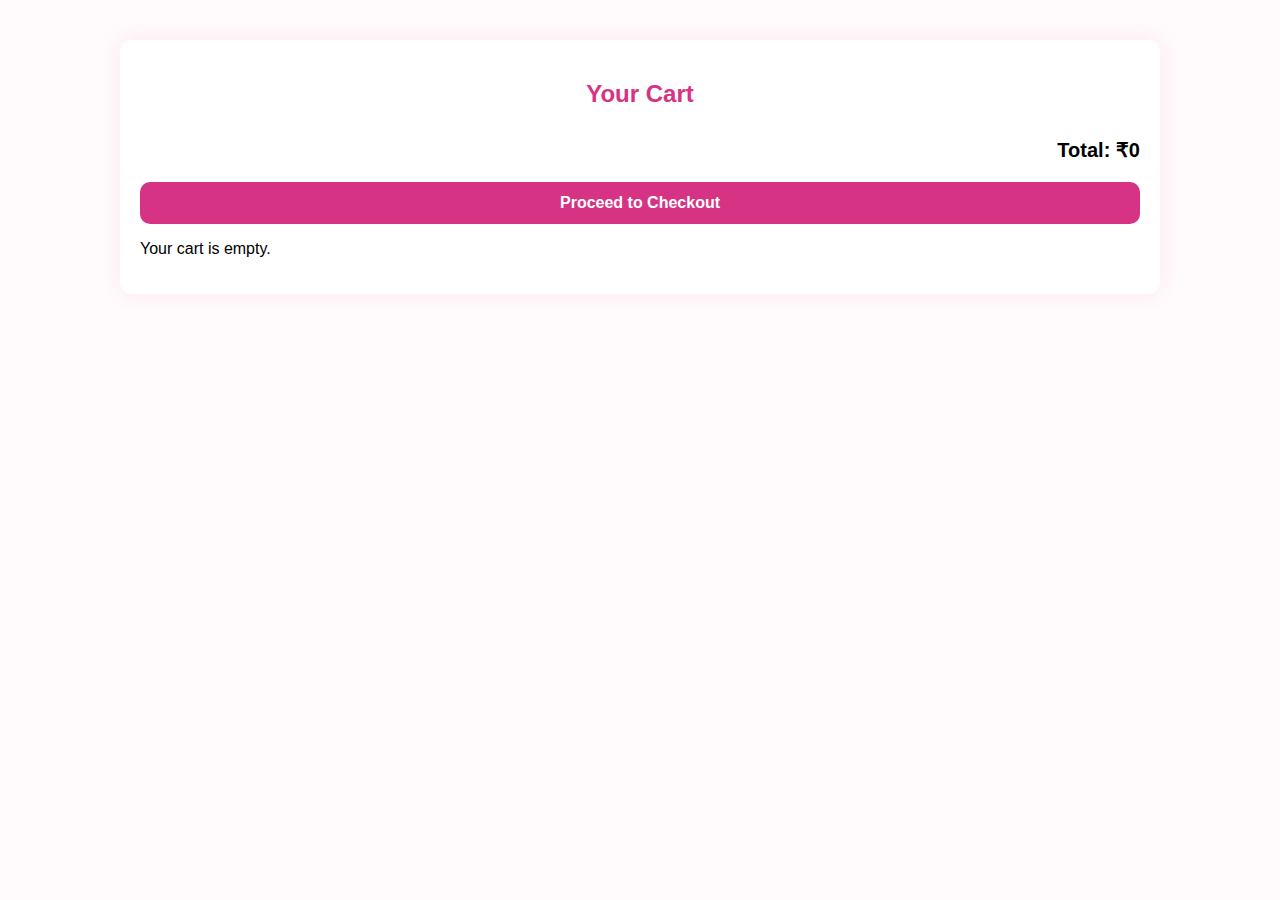
<file: frontend/cart.html>
<!DOCTYPE html>
<html lang="en">
<head>
  <meta charset="UTF-8" />
  <meta name="viewport" content="width=device-width, initial-scale=1.0"/>
  <title>Cart - Bloom Bliss</title>
  <style>
    body {
      font-family: Verdana, Geneva, Tahoma, sans-serif;
      background-color: #fffafc;
      margin: 0;
      padding: 0;
    }

    .container {
      max-width: 1000px;
      margin: 40px auto;
      padding: 20px;
      background-color: white;
      border-radius: 12px;
      box-shadow: 0 0 20px rgba(255, 192, 203, 0.3);
    }

    h2 {
      text-align: center;
      color: #d63384;
      margin-bottom: 30px;
    }

    .cart-item {
      display: flex;
      justify-content: space-between;
      align-items: center;
      border-bottom: 1px solid #f2f2f2;
      padding: 15px 0;
      flex-wrap: wrap;
    }

    .cart-item img {
      width: 80px;
      height: 80px;
      border-radius: 8px;
      object-fit: cover;
    }

    .item-info {
      flex: 1;
      margin-left: 20px;
    }

    .item-info h4 {
      margin: 0 0 5px;
      color: #333;
    }

    .item-info p {
      font-size: 14px;
      color: #777;
    }

    .price, .quantity {
      font-weight: bold;
      color: #d63384;
      margin: 0 10px;
    }

    .remove-btn {
      background-color: #ffccd5;
      border: none;
      padding: 6px 12px;
      color: #b02a4a;
      cursor: pointer;
      border-radius: 6px;
      margin-left: 10px;
    }

    .total {
      text-align: right;
      margin-top: 20px;
      font-size: 20px;
      font-weight: bold;
      color: #000;
    }

    .checkout-btn {
      display: block;
      width: 100%;
      padding: 12px;
      background-color: #d63384;
      color: white;
      font-weight: bold;
      font-size: 16px;
      border: none;
      border-radius: 10px;
      margin-top: 20px;
      cursor: pointer;
      transition: background 0.3s;
    }

    .checkout-btn:hover {
      background-color: #ad276e;
    }

    .quantity-controls {
      display: flex;
      align-items: center;
    }

    .quantity-controls button {
      padding: 4px 10px;
      background-color: #ffe0eb;
      border: none;
      font-size: 16px;
      font-weight: bold;
      color: #d63384;
      cursor: pointer;
      border-radius: 4px;
    }
  </style>
</head>
<body>

    <div class="container">
      <h2>Your Cart</h2>
    
      <!-- Cart Items will be dynamically added here -->
      <div class="cart-items"></div>
    
      <!-- Total -->
      <div class="total">Total: ₹0</div>
    
      <!-- Checkout -->
      <button class="checkout-btn">Proceed to Checkout</button>
    </div>
    


  <script>
  
  // Function to update the total price
function updateTotal() {
  const cartItems = JSON.parse(localStorage.getItem('cart')) || [];
  let total = 0;

  // Iterate over each cart item and calculate the total price
  cartItems.forEach(item => {
    total += item.price * item.quantity;
  });

  // Update the total price in the DOM
  document.querySelector('.total').textContent = `Total: ₹${total}`;
}

// Function to render cart items from localStorage
function renderCart() {
  const cartItems = JSON.parse(localStorage.getItem('cart')) || [];
  const cartContainer = document.querySelector('.container');

  // Clear the cart display before re-rendering
  const cartItemsContainer = cartContainer.querySelector('.cart-items');
  if (cartItemsContainer) {
    cartItemsContainer.remove();
  }

  const cartItemsSection = document.createElement('div');
  cartItemsSection.classList.add('cart-items');
  
  if (cartItems.length === 0) {
    cartItemsSection.innerHTML = '<p>Your cart is empty.</p>';
  }

  cartItems.forEach(item => {
    const cartItemElement = document.createElement('div');
    cartItemElement.classList.add('cart-item');
    cartItemElement.setAttribute('data-id', item.id);

    cartItemElement.innerHTML = `
      <img src="${item.image}" alt="${item.name}" />
      <div class="item-info">
        <h4>${item.name}</h4>
        <p>${item.description}</p>
      </div>
      <div class="quantity-controls">
        <button class="decrease">-</button>
        <span class="quantity">${item.quantity}</span>
        <button class="increase">+</button>
      </div>
      <div class="price">₹${item.price}</div>
      <button class="remove-btn">Remove</button>
    `;

    // Add event listeners for increase, decrease, and remove buttons
    cartItemElement.querySelector('.increase').addEventListener('click', () => updateQuantity(item.id, 1));
    cartItemElement.querySelector('.decrease').addEventListener('click', () => updateQuantity(item.id, -1));
    cartItemElement.querySelector('.remove-btn').addEventListener('click', () => removeItem(item.id));

    cartItemsSection.appendChild(cartItemElement);
  });

  cartContainer.appendChild(cartItemsSection);

  // Update the total after rendering items
  updateTotal();
}

// Function to update the quantity of a cart item
function updateQuantity(id, change) {
  const cartItems = JSON.parse(localStorage.getItem('cart')) || [];
  const item = cartItems.find(item => item.id === id);

  if (item) {
    item.quantity += change;

    // Ensure quantity doesn't go below 1
    if (item.quantity < 1) item.quantity = 1;

    // Save updated cart to localStorage
    localStorage.setItem('cart', JSON.stringify(cartItems));

    // Re-render the cart
    renderCart();
  }
}

// Function to remove a cart item
function removeItem(id) {
  let cartItems = JSON.parse(localStorage.getItem('cart')) || [];
  cartItems = cartItems.filter(item => item.id !== id);

  // Save updated cart to localStorage
  localStorage.setItem('cart', JSON.stringify(cartItems));

  // Re-render the cart
  renderCart();
}

// Function to initialize the cart page
function initializeCart() {
  renderCart();
}

// Call initializeCart to render items when the page loads
document.addEventListener('DOMContentLoaded', initializeCart);


  </script>
</body>
</html>
</file>
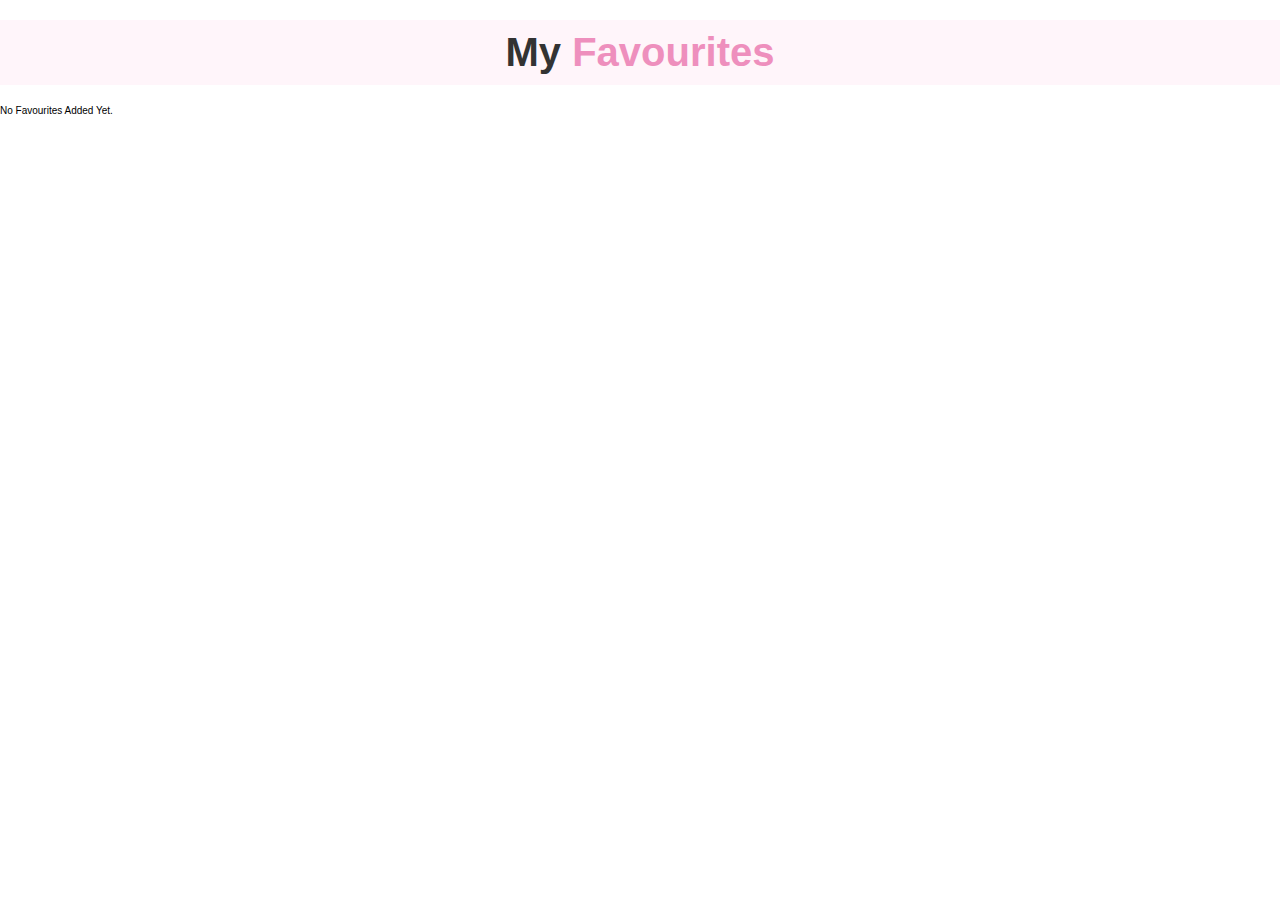
<file: frontend/favourites.html>
<!DOCTYPE html>
<html lang="en">
<head>
    <meta charset="UTF-8">
    <title>My Favourites</title>
    <link rel="stylesheet" href="style.css">
</head>
<body>
    <h1 class="heading">My <span>Favourites</span></h1>
    <div class="box-container" id="favourites-list"></div>

    <script>
        document.addEventListener('DOMContentLoaded', () => {
            const favouritesContainer = document.getElementById('favourites-list');
            const favorites = JSON.parse(localStorage.getItem('favorites')) || [];

            if (favorites.length === 0) {
                favouritesContainer.innerHTML = "<p>No favourites added yet.</p>";
                return;
            }

            favorites.forEach(item => {
                const box = document.createElement('div');
                box.classList.add('box');
                box.innerHTML = `
                    <img src="${item.image}" alt="${item.name}">
                    <div class="content">
                        <h3>${item.name}</h3>
                        <div class="price">${item.price}</div>
                    </div>
                `;
                favouritesContainer.appendChild(box);
            });
        });
    </script>
</body>
</html>
</file>
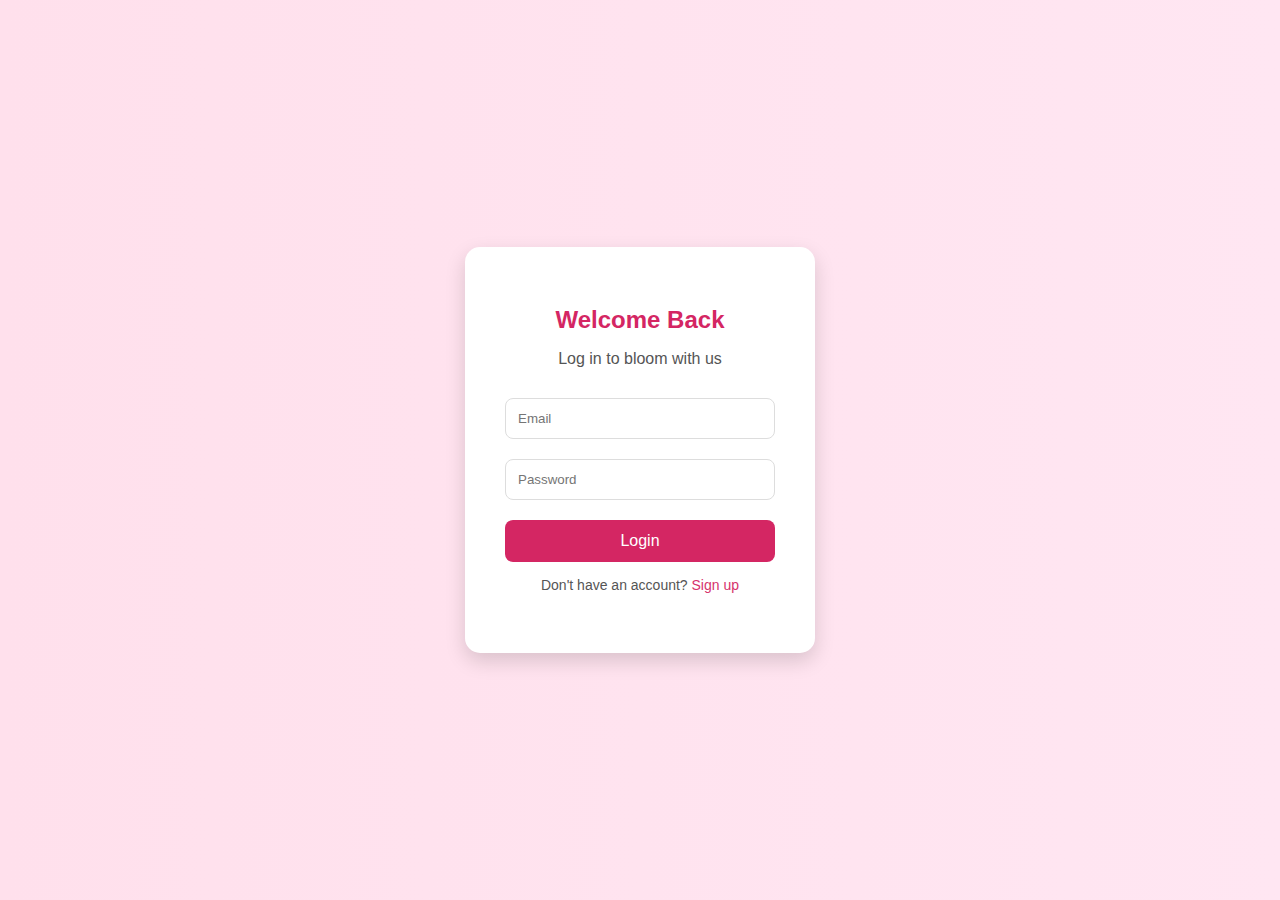
<file: frontend/login.html>
<!DOCTYPE html>
<html lang="en">
<head>
  <meta charset="UTF-8" />
  <meta name="viewport" content="width=device-width, initial-scale=1.0"/>
  <title>Login | Flower Bloom</title>
  <link rel="stylesheet" href="login.css" />
</head>
<body>
  <div class="login-container">
    <form class="login-form" onsubmit="return loginUser(event)">
      <h2>Welcome Back</h2>
      <p>Log in to bloom with us</p>
      <input type="email" id="email" placeholder="Email" required />
      <input type="password" id="password" placeholder="Password" required />
      <button type="submit">Login</button>
      <p class="signup-link">Don't have an account? <a href="signup.html">Sign up</a></p>
      
    </form>
  </div>

  <script>
    function loginUser(event) {
      event.preventDefault();
      const email = document.getElementById("email").value;
      const password = document.getElementById("password").value;

      // For demo purposes only
      if (email === "user@flowers.com" && password === "123456") {
        alert("Login successful!");
        window.location.href = "index.html"; // redirect to homepage
      } else {
        alert("Invalid email or password");
      }
    }
  </script>
</body>
</html>
</file>
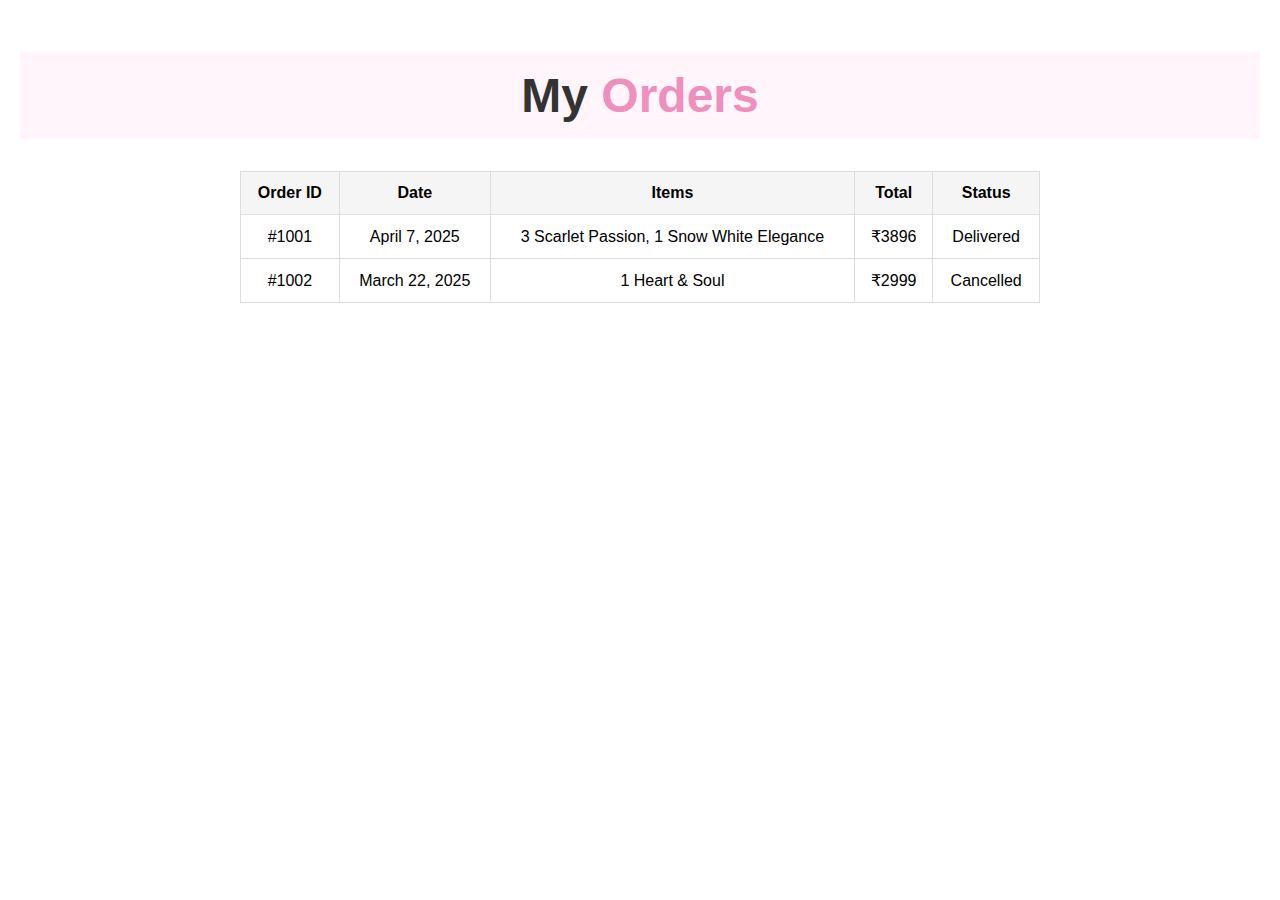
<file: frontend/orders.html>
<!DOCTYPE html>
<html lang="en">
<head>
  <meta charset="UTF-8">
  <meta name="viewport" content="width=device-width, initial-scale=1">
  <title>My Orders</title>
  <style>
    body {
      font-family: Verdana, Geneva, Tahoma, sans-serif;
      background: #fff;
      margin: 0;
      padding: 20px;
    }

    .heading{
     text-align: center;
     font-size: 3rem;
     color: #333;
     padding: 1rem;
     margin: 2rem 0;
     background: rgba(255, 51, 153,.05);
    }
    .heading span{
     color:#ee8fbd;
    }
    .orders-container {
      max-width: 800px;
      margin: 0 auto;
      background-color: #fff;
    }

    table {
      width: 100%;
      border-collapse: collapse;
      margin-top: 20px;
    }

    th, td {
      padding: 12px;
      text-align: center;
      border: 1px solid #ddd;
    }

    th {
      background-color: #f5f5f5;
    }

    .no-orders {
      text-align: center;
      color: #d42663;
      margin-top: 50px;
      font-size: 18px;
    }
  </style>
</head>
<body>

  <h1 class="heading">My <span>Orders</span></h1>

  <div class="orders-container">
    <!-- Uncomment this table when orders are present -->
    
    <table>
      <thead>
        <tr>
          <th>Order ID</th>
          <th>Date</th>
          <th>Items</th>
          <th>Total</th>
          <th>Status</th>
        </tr>
      </thead>
      <tbody>
        <tr>
          <td>#1001</td>
          <td>April 7, 2025</td>
          <td>3 Scarlet Passion, 1 Snow White Elegance</td>
          <td>₹3896</td>
          <td>Delivered</td>
        </tr>
        <tr>
          <td>#1002</td>
          <td>March 22, 2025</td>
          <td>1 Heart & Soul</td>
          <td>₹2999</td>
          <td>Cancelled</td>
        </tr>
      </tbody>
    </table>


    <!-- Show this if no orders exist -->
    <!---<div class="no-orders">You haven’t placed any orders yet.</div>-->
  </div>

</body>
</html>
</file>
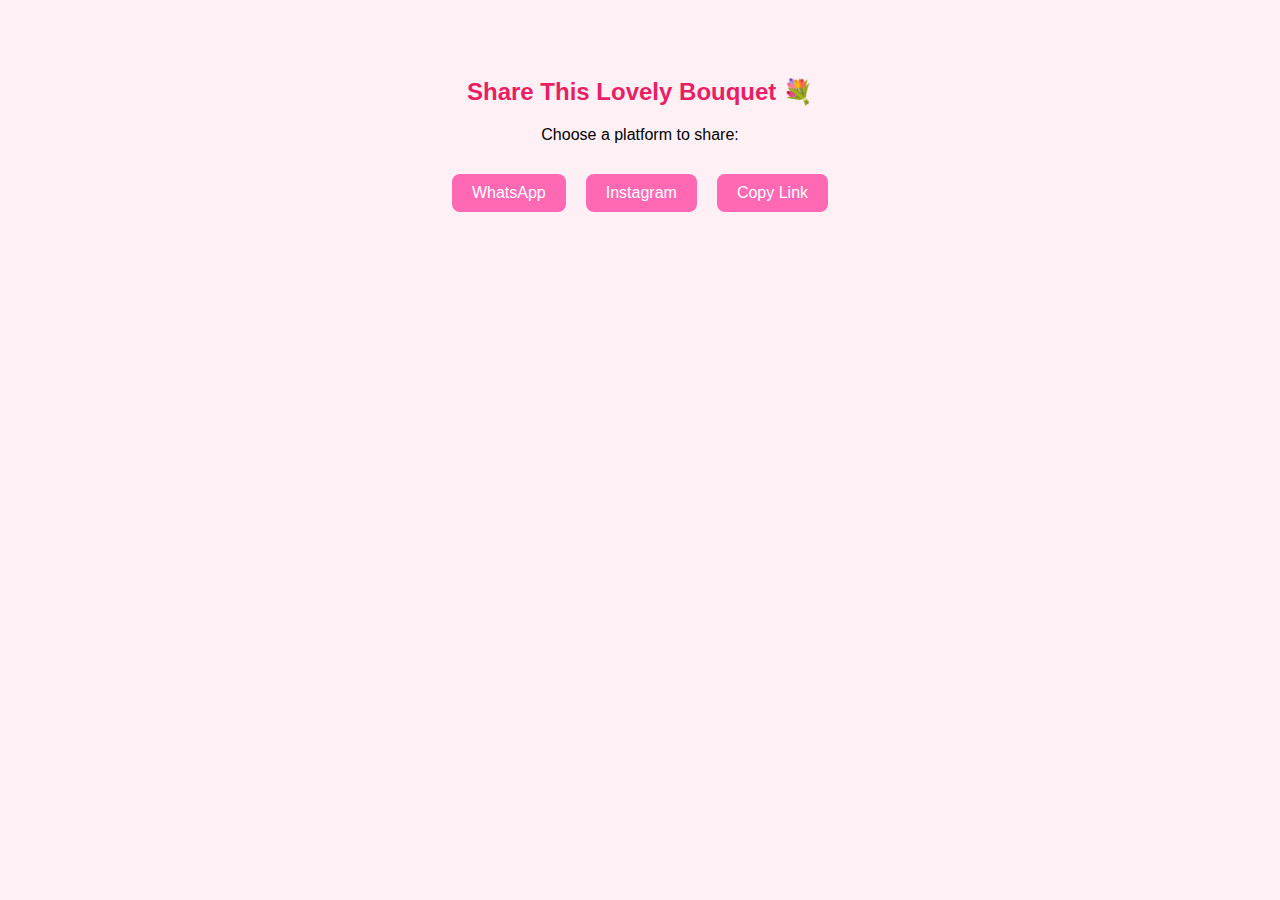
<file: frontend/share.html>
<!DOCTYPE html>
<html lang="en">
<head>
  <meta charset="UTF-8" />
  <meta name="viewport" content="width=device-width, initial-scale=1.0"/>
  <title>Share Product</title>
  <style>
    body {
      font-family: Verdana, Geneva, Tahoma, sans-serif;
      text-align: center;
      background: #fff0f5;
      padding: 50px;
    }
    h2 {
      color: #e91e63;
    }
    .share-buttons {
      display: flex;
      justify-content: center;
      gap: 20px;
      margin-top: 30px;
    }
    .share-buttons button {
      background: #ff69b4;
      border: none;
      color: white;
      padding: 10px 20px;
      border-radius: 8px;
      cursor: pointer;
      font-size: 16px;
      transition: 0.3s;
    }
    .share-buttons button:hover {
      background: #d81b60;
    }
    .copy-link {
      margin-top: 20px;
      font-size: 14px;
    }
  </style>
</head>
<body>

  <h2>Share This Lovely Bouquet 💐</h2>
  <p>Choose a platform to share:</p>

  <div class="share-buttons">
    <button onclick="shareWhatsApp()">WhatsApp</button>
    <button onclick="shareInstagram()">Instagram</button>
    <button onclick="copyLink()">Copy Link</button>
  </div>

  <p class="copy-link" id="copy-msg"></p>

  <script>
    const productURL = "https://yourwebsite.com/product.html"; // Replace with actual product URL

    function shareWhatsApp() {
      const message = `Check out this beautiful flower bouquet! 🌸 ${productURL}`;
      window.open(`https://wa.me/?text=${encodeURIComponent(message)}`, '_blank');
    }

    function shareInstagram() {
      window.open("https://www.instagram.com/", "_blank"); // Instagram doesn’t support direct share via link
    }

    function copyLink() {
      navigator.clipboard.writeText(productURL).then(() => {
        document.getElementById("copy-msg").innerText = "Link copied to clipboard!";
      });
    }
  </script>

</body>
</html>
</file>
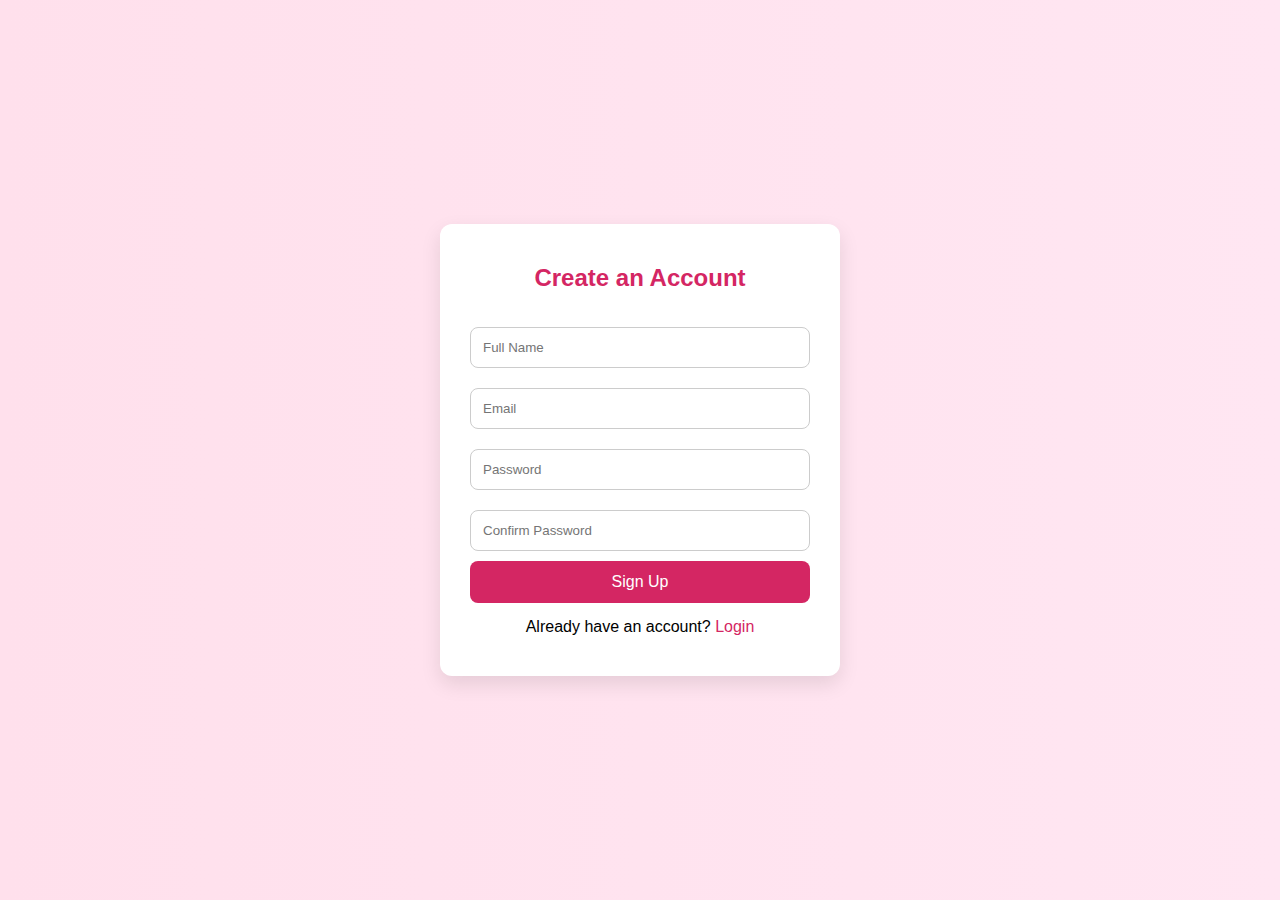
<file: frontend/signup.html>
<!DOCTYPE html>
<html lang="en">
<head>
  <meta charset="UTF-8" >
  <meta name="viewport" content="width=device-width, initial-scale=1.0">
  <title>Signup | Flower Shop</title>
  <link rel="stylesheet" href="signup.css" >
</head>
<body>
  <div class="signup-container">
    <h2>Create an Account</h2>
    <form id="signupForm">
      <input type="text" id="name" placeholder="Full Name" required >
      <input type="email" id="email" placeholder="Email" required >
      <input type="password" id="password" placeholder="Password" required >
      <input type="password" id="confirmPassword" placeholder="Confirm Password" required >
      <button type="submit">Sign Up</button>
    </form>
    <p>Already have an account? <a href="login.html">Login</a></p>
  </div>

  <script src="signup.js"></script>
</body>
</html>
</file>
<file: frontend/style.css>
:root{
    --pink:#ee8fbd;
}
*{
    margin: 0;
    padding: 0;
    box-sizing: border-box;
    font-family: Verdana, Geneva, Tahoma, sans-serif;
    outline: none;
    border: none;
    text-decoration: none;
    text-transform: capitalize;
    transition: 0s linear;
}
html{
    font-size: 62.5%;
    scroll-behavior: smooth;
    scroll-padding-top: 6rem;
    overflow-x: hidden;
}
section{
    padding: 2rem 9%;
}
.heading{
    text-align: center;
    font-size: 4rem;
    color: #333;
    padding: 1rem;
    margin: 2rem 0;
    background: rgba(255, 51, 153,.05);
}
.heading span{
    color: var(--pink);
}

.btn{
    display: inline-block;
    margin-top: 1rem;
    border-radius: 5rem;
    background: #333;
    color: #fff;
    padding: 0.5rem 2.5rem;
    cursor: pointer;
    font-size: 1.7rem;
}
.btn:hover{
    background: var(--pink);
}
header{
    position: fixed;
    top: 0;
    left: 0;
    right: 0;
    background-color: #fff;
    padding: 2rem 9%;
    display: flex;
    align-items: center;
    justify-content: space-between;
    z-index: 1000;
    box-shadow: 0 .5rem 1rem rgba(0,0,0,.1);
}
header .logo{
    font-size: 3rem;
    color: #333;
    font-weight: bolder;
}
header .logo span{
    color:var(--pink);
}
header #symbol{
    color:var(--pink);
}
header .navbar a{
    font-size: 2rem;
    padding: 0 1.5rem;
    color: #666;
}
header .navbar a:hover{
    color:var(--pink);
}
header .icons a{
    font-size: 2.5rem;
    color: #333;
    margin-left: 1.5rem;
}
header .icons a:hover{
    color: var(--pink);
}
header #toggler{
    display: none;
}
header .fa-bars{
    font-size: 3rem;
    color: #333;
    border-radius: 5rem;
    padding: 5rem 1.5rem;
    cursor: pointer;
    border: .1rem solid rgba(0,0,0,.3);
    display: none;
}

.home{
    display: flex;
    align-items: center;
    min-height: 100vh;
    background:url(home-bg.jpg) no-repeat;
    background-size:cover;
    background-position:center;
}
.home .content{
    max-width: 50rem;
    }
.home .content h3{
    font-size: 6rem;
    color: #333;
}
.home .content span{
    font-size: 3.5rem;
    color:var(--pink);
    padding:1rem 0;
    line-height: 1.5;
}
.home .content p{
font-size: 1.5rem;
color: #999;
padding:1rem 0;
line-height: 1.5;
}
.about .row{
    display: flex;
    align-items: center;
    gap: 2rem;
    flex-wrap: wrap;
    padding: 2rem 0;
    padding-bottom: 3rem;

}
.about .row .video-container{
    flex: 1 1 40rem;
    position:relative;
}
.about .row .video-container video{
    width: 100%;
    border: 1.5rem solid #fff;
    border-radius: .5rem;
    box-shadow: 0 .5rem 1rem rgba(0,0,0,.1);
    height: 100%;
    object-fit: cover;
}
.about .row .video-container h3{
    position: absolute;
    top: 50%;
    transform: translateY(-50%);
    font-size: 3rem;
    background: #fff;
    width: 100%;
    padding: 1rem 2rem;
    text-align: center;
    mix-blend-mode: screen;
}
.about .row .content{
    flex: 1 1 40rem;
}
.about .row .content h3{
    font-size: 3rem;
    color: #333;
}
.about .row .content p{
    font-size: 1.5rem;
    color: #999;
    padding: .5rem 0;
    padding-top: 1rem;
    line-height: 1.5;
}
.icons-container{
    background: #eee;
    display: flex;
    flex-wrap: wrap;
    gap: 1.5rem;
    padding-top: 5rem;
    padding-bottom: 5rem;
}
.icons-container .icons{
    background: #fff;
    border: .1rem solid rgba(0,0,0,.1);
    padding: 2rem;
    display: flex;
    align-items: center;
    flex: 1 1 25rem;
    
}
.icons-container .icons img{
    height: 5rem;
    margin-right: 2rem;
}
.icons-container .icons h3{
    color: #333;
    padding-bottom: .5rem;
    font-size: 1.5rem;
}
.icons-container .icons span{
    color: #555;
    font-size: 1.3rem;
}

/*Product section*/ 

.products {
    text-align: center;
    padding: 3rem 1rem;
    background: #fff;
}

.products .heading {
    font-size: 2.5rem;
    font-weight: bold;
    margin-bottom: 2rem;
}

.products .heading span {
    color: var(--pink);
}

.products .box-container {
    display: flex;
    flex-wrap: wrap;
    justify-content: center;
    gap: 2rem;
}
.products .box {
    width: 250px;
    height: 400px;
    display: flex;
    flex-direction: column;
    justify-content: space-between;
    text-align: center;
    background: #fff;
    border-radius: 0.5rem;
    box-shadow: 0 0.5rem 1rem rgba(0,0,0,0.1);
}
.products .box:hover {
    transform: scale(1.05); /* Slight zoom effect */
   transition: 0.3s ease-in-out;
}
.products .box-container .box .content{
    padding: 2rem;
    text-align: center;
}
.products .box .image {
    width: 100%;
    height: 250px; /* Fixed height for all images */
    display: flex;
    justify-content: center;
    align-items: center;
    background: #f8f8f8;
    overflow: hidden; /* Prevents image stretching */
}
.products .box .image img {
    height: 100%;
    width: auto; /* Maintain aspect ratio */
   object-fit: cover; /* Crops images to fit */
}
.products .box-container .box .content h3{
    font-size: 1.5rem;
    color: #333;
}
.products .box-container .box .content .price{
    font-size: 1.5rem;
    color:var(--pink);
    font-weight: bolder;
    padding-top: 1rem;
}
.products .box-container .box .content .price span{
    font-size: 1.5rem;
    color:#999;
    font-weight: lighter;
    text-decoration: line-through;
}
.products .box .discount {
    position: absolute;
    top: 1rem;
    left: 1rem;
    background: #ff3f6c; 
    color: #fff;
    padding: 0.3rem 0.7rem;
    font-size: 1.2rem;
    border-radius: 0.3rem;
    z-index: 2;
}


/* Icons Bar */
.products .box .icons {
    display: flex;
    justify-content: space-between;
    background: #ff3f6c;
    padding: 0.8rem 1rem;
    align-items: center;
    font-size: 1.5rem;
    color: #fff;
}

.products .box .icons a {
    color: #fff;
    flex: 1;
    text-align: center;
    text-decoration: none;
    font-size: 1.6rem;
}

.products .box .icons .cart-btn {
    font-size: 1.3rem;
    font-weight: bold;
}

/* Quiz Section */
#flower-quiz {
    padding: 50px 20px;
    background: #fff;
  }
  
  #flower-quiz h2 {
    text-align: center;
    font-size: 32px;
    color: #d42663;
    margin-bottom: 10px;
  }
  
  #flower-quiz p {
    text-align: center;
    font-size: 18px;
    color: #444;
  }
  
  #quiz-box {
    max-width: 600px;
    margin: 30px auto 0 auto;
    background: #ffffff;
    padding: 30px;
    border-radius: 15px;
    box-shadow: 0 0 15px rgba(0,0,0,0.1);
    text-align: center
  }
  
  #question-container{
    margin-top: 30px;
  }

  #question-container h3 {
    font-size: 22px;
    color: #d42663;
    margin-bottom: 20px;
  }
  
  #question-container button {
    display: block;
    width: 80%;
    max-width: 400px;
    margin: 10px auto;
    padding: 12px 20px;
    font-size: 16px;
    background-color: #ffe4e1;
    color: #333;
    border: 2px solid #ffb6c1;
    border-radius: 10px;
    cursor: pointer;
    transition: all 0.2s ease-in-out;
  }
  
  #question-container button:hover {
    background-color: #ffb6c1;
    color: white;
  }
  
  #result-container {
    text-align: center;
    display: none;
    margin-top: 30px;
  }
  
  #quiz-result {
    font-size: 24px;
    color: #d42663;
    margin-bottom: 20px;
  }
  
  #result-container button {
    padding: 12px 24px;
    font-size: 16px;
    background-color: #d42663;
    color: white;
    border: none;
    border-radius: 8px;
    cursor: pointer;
    transition: background-color 0.2s ease;
  }
  
  #result-container button:hover {
    background-color: #e36692;
  }
  /* for cart button */
  button {
    padding: 10px 20px;
    background-color: #d42663; /* red shade */
    color: #fff;
    border: none;
    border-radius: 8px;
    font-size: 16px;
    cursor: pointer;
    margin-top: 20px;
    transition: background-color 0.3s ease;
  }
  
  button:hover {
    background-color: #d42663;
  }



.review .box-container{
    display: flex;
    flex-wrap: wrap;
    gap: 1.5rem;
}
.review .box-container .box{
    flex: 1 1 30rem;
    box-shadow: 0 .5rem 1.5rem rgba(0,0,0,.1);
    border-radius: .5rem;
    padding: 3rem 2rem;
    position: relative;
    border: 1rem solid rgba(0,0,0,.1);
}
.review .box-container .box .stars i{
    color: var(--pink);
    font-size: 2rem;
}
.review .box-container .box p{
    color: #999;
    font-size: 1.5rem;
    line-height: 1.5;
    padding-top: 2rem;
}
.review .box-container .box .user{
    display: flex;
    align-items: center;
    padding: 2rem;
}
.review .box-container .box .user img{
    height: 6rem;
    width: 6rem;
    border-radius: 50%;
    object-fit: cover;
    margin-right: 1rem;
}
.review .box-container .box .user h3{
    font-size: 2rem;
    color: #333;
}
.review .box-container .box .user span{
    font-size: 1.5rem;
    color: #999;
}
.contact .row{
    display: flex;
    flex-wrap: wrap;
    gap: 1.5rem;
    align-items: center;
}
.contact .row form{
    flex: 1 1 40rem;
    padding: 2rem 2.5rem;
    box-shadow: 0rem .5rem 1.5rem rgba(0,0,0,.1);
    border: .1rem solid rgba(0,0,0,.1);
    background: #fff;
    border-radius: .5rem;
}
.contact .row .image{
    flex: 1 1 40rem;
    
}
.contact .row .image img{
    width: 100%;
    
}
.contact .row form .box{
    padding: 1rem;
    font-size: 1.7rem;
    color: #333;
    text-transform: none;
    border: .1rem solid rgba(0,0,0,.1);
    border-radius: .5rem;
    margin: .7rem 0;
    width: 100%;
}
.contact .row form .box:focus{
    border-color: var(--pink);
}
.contact .row form textarea{
    height: 15rem;
    resize: none;
}
.footer .box-container{
    display: flex;
    flex-wrap: wrap;
    gap: 1.5rem;
}
.footer .box-container .box{
    flex: 1 1 25rem;
}
.footer .box-container .box h3{
    color: #333;
    font-size: 2.5rem;
    padding: 1rem 0;
}
.footer .box-container .box a{
    display: block;
    color: #666;
    font-size: 1.5rem;
    padding: 1rem 0;
}
.footer .box-container .box a:hover{
    color: var(--pink);
    text-decoration: underline;
}
.footer .box-container .box img{
    margin-top: 1rem;
    width: 100%;
    height: 30%;
}
.footer .credits{
    text-align: center;
    padding: 1.5rem;
    margin-top: 1.5rem;
    padding-top: 2.5rem;
    font-size: 2rem;
    color: #333;
    border-top: .1rem solid rgba(0,0,0,.1);
}
.footer .credits span{
    color: var(--pink);
}






































/*media queries*/ 
@media (max-width:991px) {

    html{
        font-size: 55%;
    } 
    header{
        padding: 2rem;
    }
    section{
        padding: 2rem;
    }
    .home{
        background-position: left;
    }
}

@media (max-width:768px) {

    html .fa-bars{
        display: block;
    } 
    header .navbar{
        position: absolute;
        top: 100%; left: 0; right: 0;
        background: #eee;
        border-top: .1rem solid rgba(0,0,0,.1);
        clip-path: polygon(0 0, 100% 0, 100% 0, 0 0);
    }
    header #toggler:checked ~ .navbar{
        clip-path: polygon(0 0, 100% 0, 100% 100%, 0% 100%);
    }
    header .navbar a{
        margin: 1.5rem;
        padding: 1.5rem;
        background: #fff;
        border: .1rem solid rgba(0,0,0,.1);
        display: block;
    }
    .home .content h3{
        font-size: 5rem;
    }
    .home .content span{
        font-size: 2.5rem;
    }
    .icons-container .icons h3{
        font-size: 2rem;
    }
    .icons-container .icons span{
        font-size: 1.7rem;
    }    
}

@media (max-width:450px) {

    html{
        font-size: 50%;
    } 
    header{
        padding: 2rem;
    }
    .heading{
        font-size: 3rem;
    }
}
</file>
<file: frontend/login.css>
* {
    box-sizing: border-box;
    font-family: Verdana, Geneva, Tahoma, sans-serif;
  }
  
  body {
    margin: 0;
    padding: 0;
    background: linear-gradient(to right, #ffe0ec, #ffe6f2);
    display: flex;
    justify-content: center;
    align-items: center;
    height: 100vh;
  }
  
  .login-container {
    background: white;
    padding: 40px;
    border-radius: 15px;
    box-shadow: 0 8px 20px rgba(0, 0, 0, 0.15);
    max-width: 350px;
    width: 100%;
    text-align: center;
  }
  
  .login-form h2 {
    margin-bottom: 10px;
    color: #d42663;
  }
  
  .login-form p {
    margin-bottom: 20px;
    color: #555;
  }
  
  .login-form input {
    width: 100%;
    padding: 12px;
    margin: 10px 0;
    border: 1px solid #ddd;
    border-radius: 8px;
  }
  
  .login-form button {
    background-color:#d42663 ;
    color: white;
    padding: 12px;
    width: 100%;
    border: none;
    border-radius: 8px;
    font-size: 16px;
    cursor: pointer;
    margin-top: 10px;
  }
  
  .login-form button:hover {
    background-color: #b82c5d;
  }
  
  .signup-link {
    margin-top: 15px;
    font-size: 14px;
  }
  
  .signup-link a {
    color: #d6336c;
    text-decoration: none;
  }
  
  .signup-link a:hover {
    text-decoration: underline;
  }
</file>
<file: frontend/signup.css>
* {
    margin: 0;
    padding: 0;
    box-sizing: border-box;
    font-family: Verdana, Geneva, Tahoma, sans-serif;
  }
  
  body {
    background: linear-gradient(to right, #ffe0ec, #ffe6f2);
    display: flex;
    justify-content: center;
    align-items: center;
    height: 100vh;
  }
  
  .signup-container {
    background: white;
    padding: 40px 30px;
    border-radius: 12px;
    box-shadow: 0 8px 20px rgba(0, 0, 0, 0.1);
    width: 100%;
    max-width: 400px;
  }
  
  .signup-container h2 {
    text-align: center;
    margin-bottom: 25px;
    color: #d42663;
  }
  
  form input {
    width: 100%;
    padding: 12px;
    margin: 10px 0;
    border: 1px solid #ccc;
    border-radius: 8px;
  }
  
  form button {
    width: 100%;
    padding: 12px;
    background-color: #d42663;
    color: white;
    border: none;
    border-radius: 8px;
    cursor: pointer;
    font-size: 16px;
  }
  
  form button:hover {
    background-color: #d42663;
  }
  
  .signup-container p {
    text-align: center;
    margin-top: 15px;
  }
  
  .signup-container a {
    color: #d42663;
    text-decoration: none;
  }
</file>
